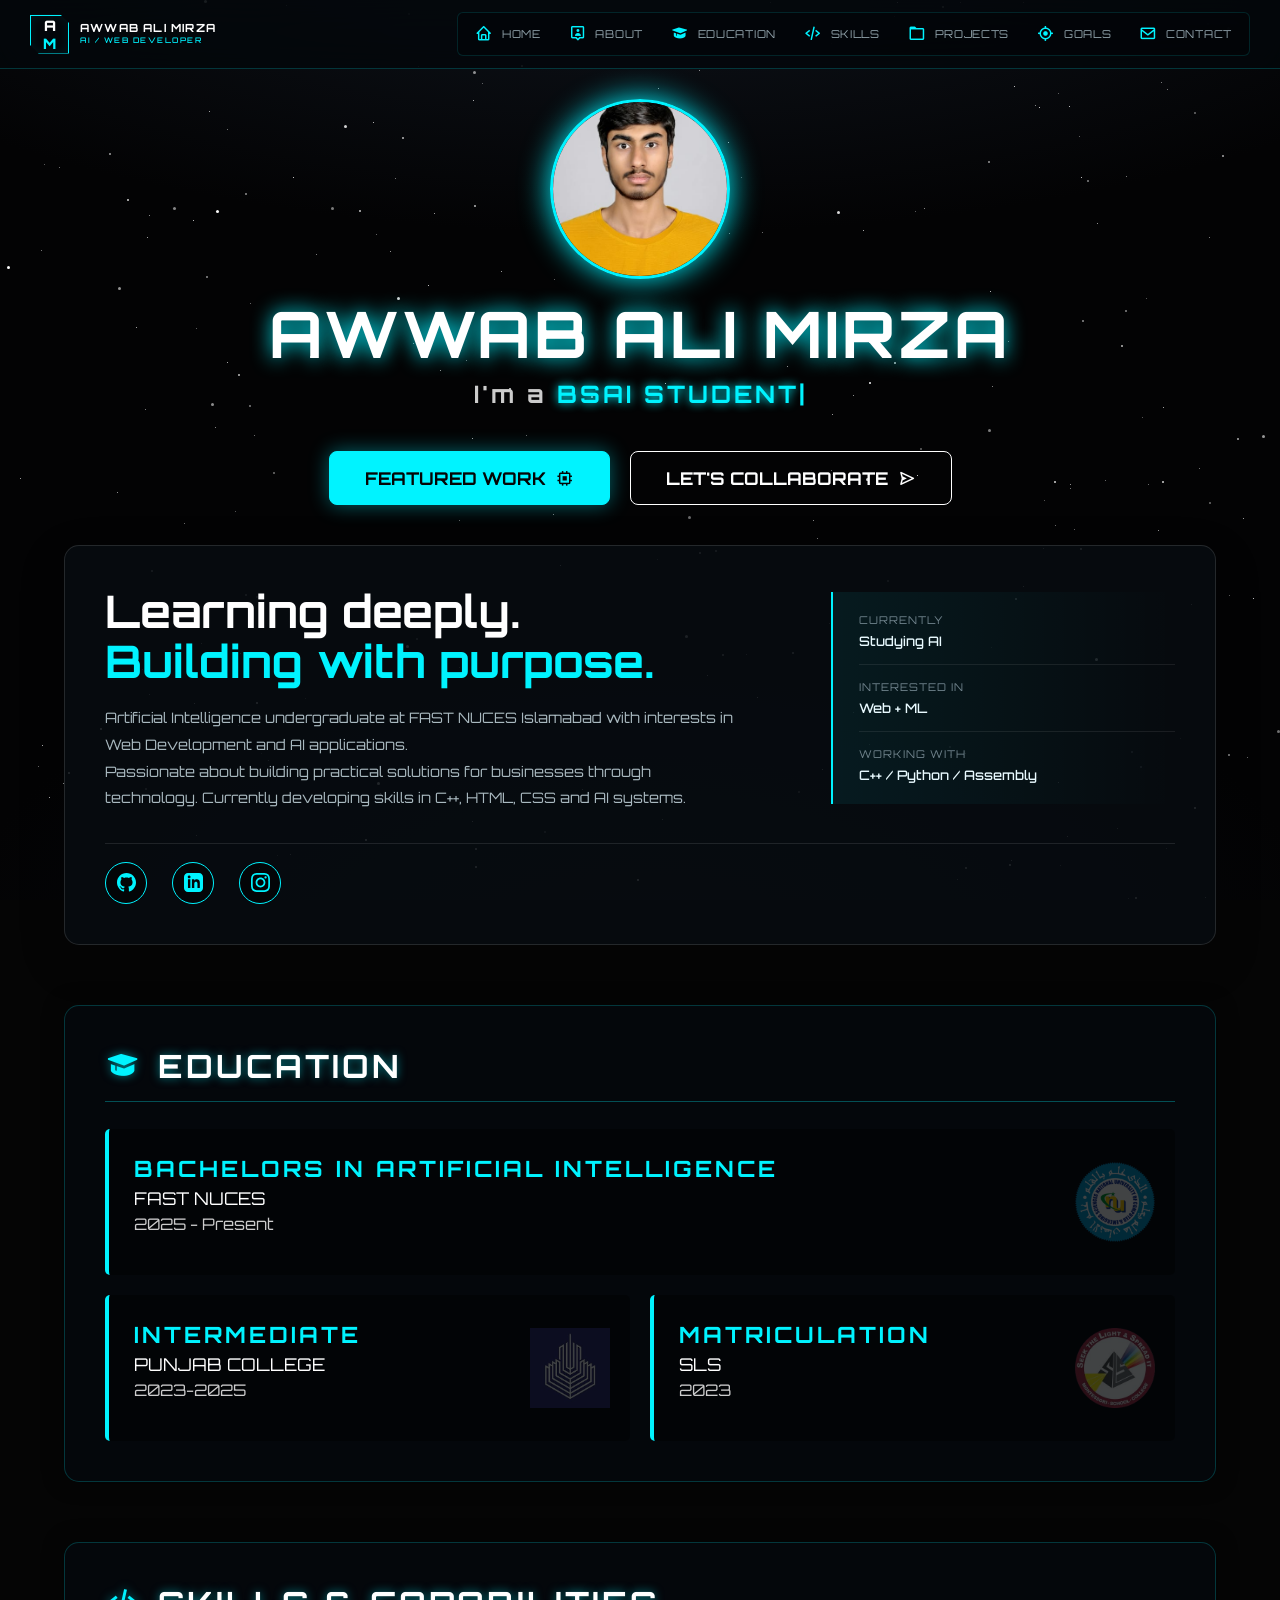
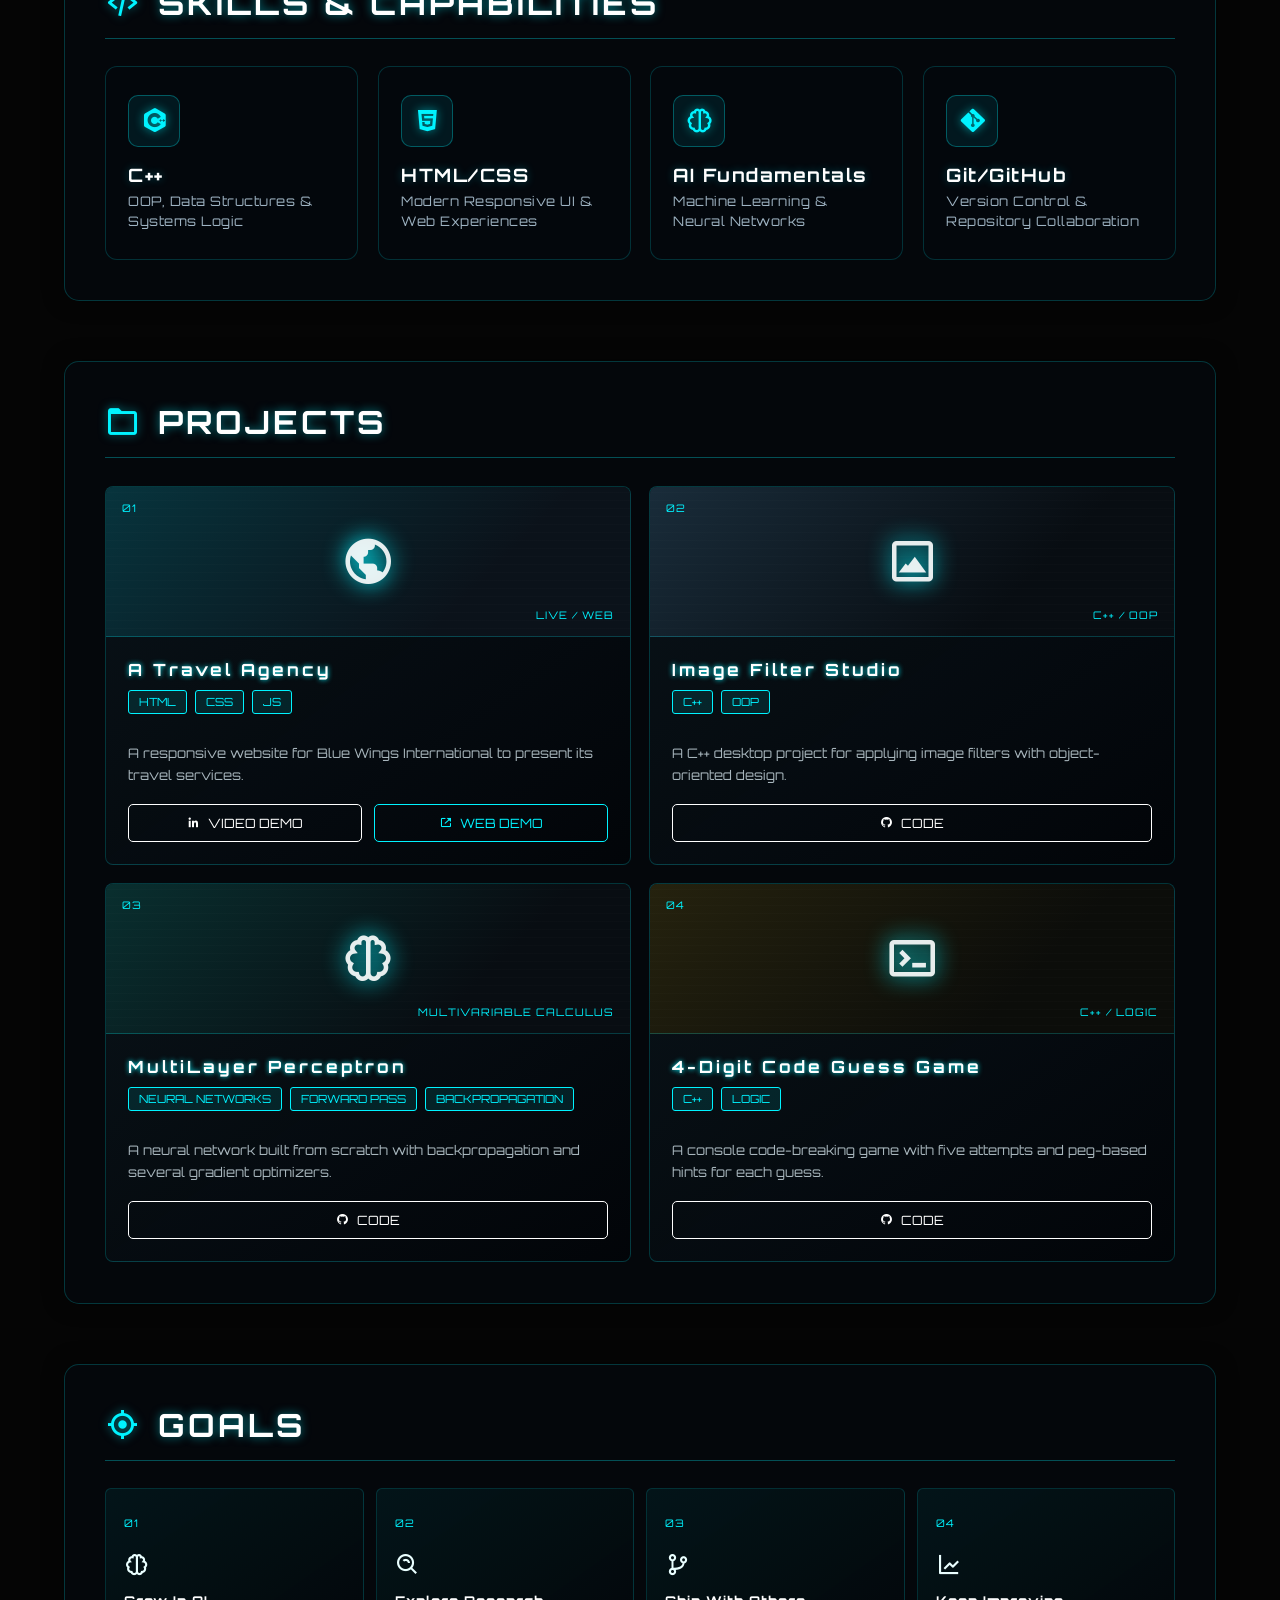
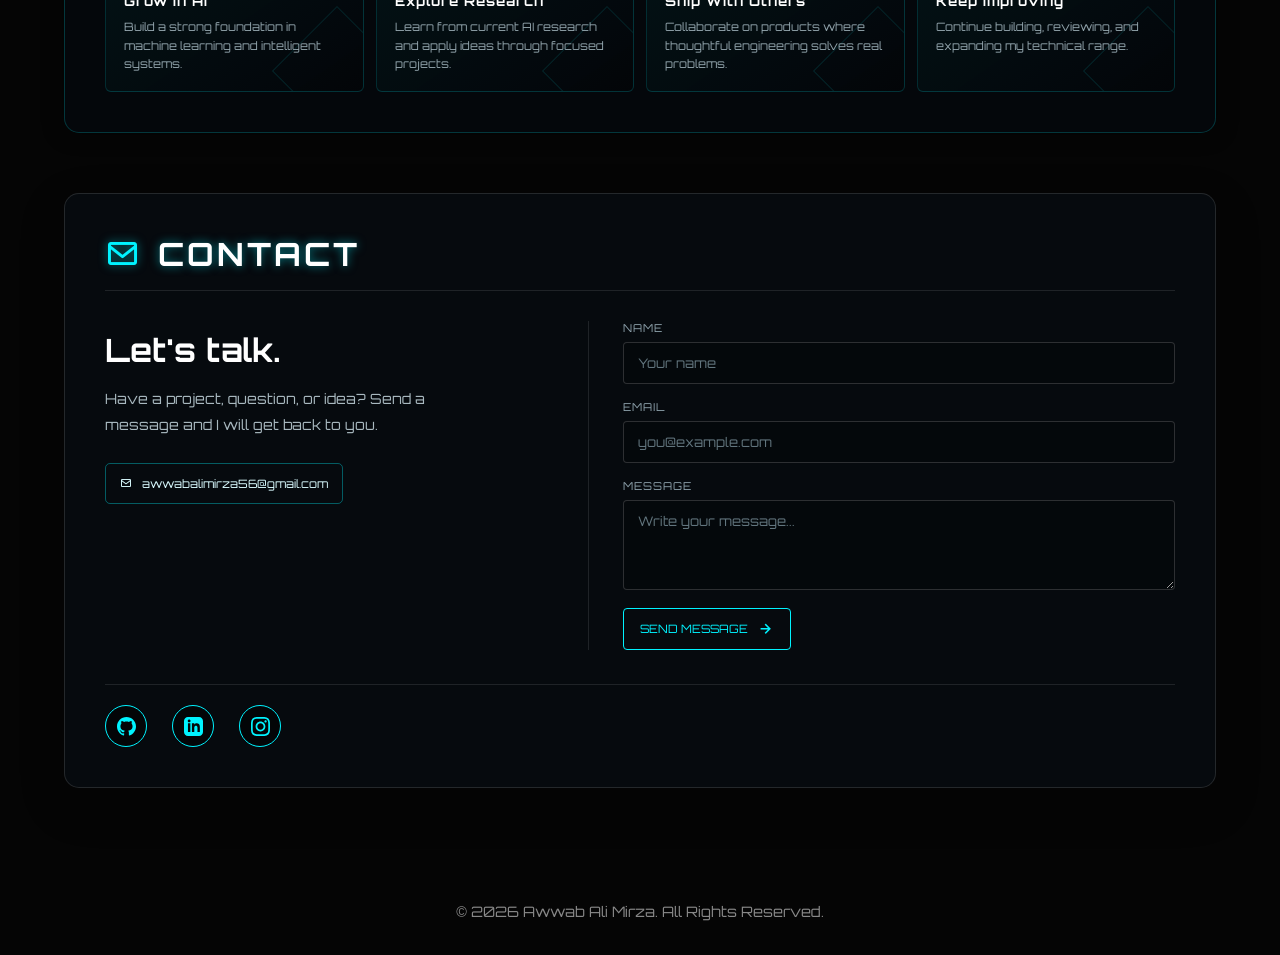
<file: index.html>
<!doctype html>
<html lang="en">

<head>
  <meta charset="UTF-8" />
  <meta name="viewport" content="width=device-width, initial-scale=1.0" />
  <meta property="og:type" content="website" />
  <meta property="og:url" content="https://awwabportfolio.tech/" />
  <meta property="og:title" content="Awwab Ali Mirza - Front End Developer" />
  <meta property="og:description"
    content="I AM AN ASPIRING AI ENGINEER AND COMPUTER SCIENTIST CURRENTLY PURSUING MY BACHELORS AT THE NATIONAL UNIVERSITY OF COMPUTER AND EMERGING SCIENCES." />
  <meta property="og:image" content="https://awwabportfolio.tech/preview.jpg" />

  <meta name="twitter:card" content="summary_large_image" />
  <meta property="twitter:url" content="https://awwabportfolio.tech/" />
  <meta name="twitter:title" content="Awwab Ali Mirza - Front End Developer" />
  <meta name="twitter:description"
    content="Portfolio of Awwab Ali Mirza, a Front End Developer specializing in immersive web experiences." />
  <meta name="twitter:image" content="https://awwabportfolio.tech/preview.jpg" />
  <title>Awwab's Portfolio</title>
  <link rel="stylesheet" href="style.css" />
  <link rel="icon" href="22.png" type="image/png" />
  <link href="https://fonts.googleapis.com/css2?family=Orbitron:wght@400;500;700;900&display=swap" rel="stylesheet" />
  <link href="https://unpkg.com/boxicons@2.1.4/css/boxicons.min.css" rel="stylesheet" />
</head>

<body>
  <!-- Rolls-Royce "starlight headliner" background: a dark sky
         with layered twinkling points of light instead of the old
         background video. Cheaper to render, always smooth. -->
  <div class="starfield"></div>
  <div class="stars" id="stars-small"></div>
  <div class="stars" id="stars-medium"></div>
  <div class="stars" id="stars-bright"></div>
  <div class="shooting-star"></div>

  <nav id="site-nav" aria-label="Main navigation">
    <a href="#" class="nav-brand">
      <span class="brand-mark">A<span>M</span></span>
      <span class="brand-copy">AWWAB ALI MIRZA<small>AI / WEB DEVELOPER</small></span>
    </a>
    <button class="nav-toggle" type="button" aria-label="Open navigation menu" aria-expanded="false" aria-controls="primary-navigation">
      <span></span>
      <span></span>
      <span></span>
    </button>
    <div class="nav-links" id="primary-navigation">
      <a href="#" class="mc-btn"><i class="bx bx-home"></i> HOME</a>
      <a href="#home" class="mc-btn"><i class="bx bx-user-pin"></i> ABOUT</a>
      <a href="#education" class="mc-btn"><i class="bx bxs-graduation"></i> EDUCATION</a>
      <a href="#skills" class="mc-btn"><i class="bx bx-code-alt"></i> SKILLS</a>
      <a href="#projects" class="mc-btn"><i class="bx bx-folder"></i> PROJECTS</a>
      <a href="#goals" class="mc-btn"><i class="bx bx-target-lock"></i> GOALS</a>
      <a href="#contact" class="mc-btn"><i class="bx bx-envelope"></i> CONTACT</a>
    </div>
  </nav>

  <header>
    <img src="pf.jpeg" alt="Profile" class="profile-pic" />
    <h1>AWWAB ALI MIRZA</h1>
    <h2 class="subtitle">
      I'm a <span class="typing-text"></span><span class="cursor-blink">|</span>
    </h2>
    <div class="hero-buttons">
      <a href="#projects" class="hero-btn primary">
        FEATURED WORK <i class="bx bx-chip"></i>
      </a>
      <a href="#contact" class="hero-btn secondary">
        LET'S COLLABORATE <i class="bx bx-send"></i>
      </a>
    </div>
  </header>

  <div class="container hidden-left" id="home">
    <div class="about-simple">
      <div class="about-copy">
        <h3 class="about-title">Learning deeply.<br /><span>Building with purpose.</span></h3>
        <p class="bio-text" id="typewriter-text"></p>
      </div>
      <div class="about-facts">
        <div><span>Currently</span><strong>Studying AI</strong></div>
        <div><span>Interested in</span><strong>Web + ML</strong></div>
        <div><span>Working with</span><strong>C++ / Python / Assembly</strong></div>
      </div>
    </div>
    <div class="social-links">
      <a href="https://github.com/awwabalimirza" target="_blank" class="social-btn">
        <svg viewBox="0 0 24 24">
          <path
            d="M12 0c-6.626 0-12 5.373-12 12 0 5.302 3.438 9.8 8.207 11.387.599.111.793-.261.793-.577v-2.234c-3.338.726-4.033-1.416-4.033-1.416-.546-1.387-1.333-1.756-1.333-1.756-1.089-.745.083-.729.083-.729 1.205.084 1.839 1.237 1.839 1.237 1.07 1.834 2.807 1.304 3.492.997.107-.775.418-1.305.762-1.604-2.665-.305-5.467-1.334-5.467-5.931 0-1.311.469-2.381 1.236-3.221-.124-.303-.535-1.524.117-3.176 0 0 1.008-.322 3.301 1.23.957-.266 1.983-.399 3.003-.404 1.02.005 2.047.138 3.006.404 2.291-1.552 3.297-1.23 3.297-1.23.653 1.653.242 2.874.118 3.176.77.84 1.235 1.911 1.235 3.221 0 4.609-2.807 5.624-5.479 5.921.43.372.823 1.102.823 2.222v3.293c0 .319.192.694.801.576 4.765-1.589 8.199-6.086 8.199-11.386 0-6.627-5.373-12-12-12z" />
        </svg>
      </a>
      <a href="https://www.linkedin.com/in/awwab-ali-mirza-012435352/" target="_blank" class="social-btn">
        <svg viewBox="0 0 24 24">
          <path
            d="M19 0h-14c-2.761 0-5 2.239-5 5v14c0 2.761 2.239 5 5 5h14c2.762 0 5-2.239 5-5v-14c0-2.761-2.238-5-5-5zm-11 19h-3v-11h3v11zm-1.5-12.268c-.966 0-1.75-.79-1.75-1.764s.784-1.764 1.75-1.764 1.75.79 1.75 1.764-.783 1.764-1.75 1.764zm13.5 12.268h-3v-5.604c0-3.368-4-3.113-4 0v5.604h-3v-11h3v1.765c1.396-2.586 7-2.777 7 2.476v6.759z" />
        </svg>
      </a>
      <a href="https://www.instagram.com/awwabalimirza/" target="_blank" class="social-btn">
        <svg viewBox="0 0 24 24">
          <path
            d="M12 2.163c3.204 0 3.584.012 4.85.07 3.252.148 4.771 1.691 4.919 4.919.058 1.265.069 1.645.069 4.849 0 3.205-.012 3.584-.069 4.849-.149 3.225-1.664 4.771-4.919 4.919-1.266.058-1.644.07-4.85.07-3.204 0-3.584-.012-4.849-.07-3.26-.149-4.771-1.699-4.919-4.92-.058-1.265-.07-1.644-.07-4.849 0-3.204.013-3.583.07-4.849.149-3.227 1.664-4.771 4.919-4.919 1.266-.057 1.645-.069 4.849-.069zm0-2.163c-3.259 0-3.667.014-4.947.072-4.358.2-6.78 2.618-6.98 6.98-.059 1.281-.073 1.689-.073 4.948 0 3.259.014 3.668.072 4.948.2 4.358 2.618 6.78 6.98 6.98 1.281.058 1.689.072 4.948.072 3.259 0 3.668-.014 4.948-.072 4.354-.2 6.782-2.618 6.979-6.98.059-1.28.073-1.689.073-4.948 0-3.259-.014-3.667-.072-4.947-.196-4.354-2.617-6.78-6.979-6.98-1.281-.059-1.69-.073-4.949-.073zm0 5.838c-3.403 0-6.162 2.759-6.162 6.162s2.759 6.163 6.162 6.163 6.162-2.759 6.162-6.163c0-3.403-2.759-6.162-6.162-6.162zm0 10.162c-2.209 0-4-1.79-4-4 0-2.209 1.791-4 4-4s4 1.791 4 4c0 2.21-1.791 4-4 4zm6.406-11.845c-.796 0-1.441.645-1.441 1.44s.645 1.44 1.441 1.44c.795 0 1.439-.645 1.439-1.44s-.644-1.44-1.439-1.44z" />
        </svg>
      </a>
    </div>
  </div>

  <div class="container hidden-left" id="education">
    <h2 class="section-title"><i class="bx bxs-graduation"></i> EDUCATION</h2>
    <div class="edu-box full-width hidden-left">
      <h3 class="degree-title">BACHELORS IN ARTIFICIAL INTELLIGENCE</h3>
      <p class="school-name">FAST NUCES</p>
      <p style="color: #ccc; margin-top: 5px">2025 - Present</p>
      <img src="1.png" class="edu-logo" alt="FAST Logo" />
    </div>
    <div class="edu-row">
      <div class="edu-box half-width hidden-left">
        <h3 class="degree-title">INTERMEDIATE</h3>
        <p class="school-name">PUNJAB COLLEGE</p>
        <p style="color: #ccc; margin-top: 5px">2023-2025</p>
        <img src="3.png" class="edu-logo" alt="Punjab College Logo" />
      </div>
      <div class="edu-box half-width hidden-left delay-100">
        <h3 class="degree-title">MATRICULATION</h3>
        <p class="school-name">SLS</p>
        <p style="color: #ccc; margin-top: 5px">2023</p>
        <img src="0.png" class="edu-logo" alt="SLS Logo" />
      </div>
    </div>
  </div>

  <div class="container hidden-left" id="skills">
    <h2 class="section-title">
      <i class="bx bx-code-alt"></i> SKILLS & CAPABILITIES
    </h2>

    <div class="skills-grid">
      <div class="skill-card hidden-left">
        <div class="skill-icon-wrap">
          <i class="bx bxl-c-plus-plus"></i>
        </div>
        <div class="skill-details">
          <h3 class="skill-name">C++</h3>
          <p class="skill-desc">OOP, Data Structures & Systems Logic</p>
        </div>
      </div>

      <div class="skill-card hidden-left delay-100">
        <div class="skill-icon-wrap">
          <i class="bx bxl-html5"></i>
        </div>
        <div class="skill-details">
          <h3 class="skill-name">HTML/CSS</h3>
          <p class="skill-desc">Modern Responsive UI & Web Experiences</p>
        </div>
      </div>

      <div class="skill-card hidden-left delay-200">
        <div class="skill-icon-wrap">
          <i class="bx bx-brain"></i>
        </div>
        <div class="skill-details">
          <h3 class="skill-name">AI Fundamentals</h3>
          <p class="skill-desc">Machine Learning & Neural Networks</p>
        </div>
      </div>

      <div class="skill-card hidden-left">
        <div class="skill-icon-wrap">
          <i class="bx bxl-git"></i>
        </div>
        <div class="skill-details">
          <h3 class="skill-name">Git/GitHub</h3>
          <p class="skill-desc">Version Control & Repository Collaboration</p>
        </div>
      </div>
    </div>
  </div>

  <div class="container hidden-left" id="projects">
    <div class="projects-heading">
      <div>
        <h2 class="section-title"><i class="bx bx-folder"></i> PROJECTS</h2>
      </div>
    </div>
    <div class="projects-wrapper">
      <article class="project-card hidden-left">
        <div class="project-visual travel-visual">
          <span class="project-index">01</span>
          <i class="bx bx-world"></i>
          <span class="visual-label">LIVE / WEB</span>
        </div>
        <div class="card-content">
          <h3 class="card-title">A Travel Agency</h3>
          <div class="tech-stack">
            <span class="tech-badge">HTML</span>
            <span class="tech-badge">CSS</span>
            <span class="tech-badge">JS</span>
          </div>
          <p class="card-desc">
            A responsive website for Blue Wings International to present its travel services.
          </p>
          <div class="card-actions">
            <a href="https://www.linkedin.com/posts/awwabalimirza_i-created-a-website-for-a-travel-agency-named-ugcPost-7429597387951816704-Nii0?utm_source=share&utm_medium=member_desktop&rcm=ACoAAFf8JM4B1yEWEABsyKGO2b-4swyOxJA4gHY"
              target="_blank" class="access-btn code-btn"><i class="bx bxl-linkedin"></i> VIDEO DEMO</a>
            <a href="https://bluewingsinternational.org" target="_blank" class="access-btn"><i class="bx bx-link-external"></i> WEB DEMO</a>
          </div>
        </div>
      </article>
      <article class="project-card hidden-left delay-100">
        <div class="project-visual image-visual">
          <span class="project-index">02</span>
          <i class="bx bx-image-alt"></i>
          <span class="visual-label">C++ / OOP</span>
        </div>
        <div class="card-content">
          <h3 class="card-title">Image Filter Studio</h3>
          <div class="tech-stack">
            <span class="tech-badge">C++</span>
            <span class="tech-badge">OOP</span>
          </div>
          <p class="card-desc">
            A C++ desktop project for applying image filters with object-oriented design.
          </p>
          <div class="card-actions">
            <a href="https://github.com/awwabalimirza/Image-Filter-Studio" target="_blank"
              class="access-btn code-btn"><i class="bx bxl-github"></i> CODE</a>
          </div>
        </div>
      </article>
      <article class="project-card hidden-left">
        <div class="project-visual ml-visual">
          <span class="project-index">03</span>
          <i class="bx bx-brain"></i>
          <span class="visual-label">MULTIVARIABLE CALCULUS</span>
        </div>
        <div class="card-content">
          <h3 class="card-title">MultiLayer Perceptron</h3>
          <div class="tech-stack">
            <span class="tech-badge">Neural Networks</span>
            <span class="tech-badge">Forward Pass</span>
            <span class="tech-badge">Backpropagation</span>
          </div>
          <p class="card-desc">
            A neural network built from scratch with backpropagation and several gradient optimizers.
          </p>
          <div class="card-actions">
            <a href="https://github.com/awwabalimirza/mvc-mlp-25I-0084" target="_blank" class="access-btn code-btn"><i
                class="bx bxl-github"></i> CODE</a>
          </div>
        </div>
      </article>
      <article class="project-card hidden-left">
        <div class="project-visual code-visual">
          <span class="project-index">04</span>
          <i class="bx bx-terminal"></i>
          <span class="visual-label">C++ / LOGIC</span>
        </div>
        <div class="card-content">
          <h3 class="card-title">4-Digit Code Guess Game</h3>
          <div class="tech-stack">
            <span class="tech-badge">C++</span>
            <span class="tech-badge">Logic</span>
          </div>
          <p class="card-desc">
            A console code-breaking game with five attempts and peg-based hints for each guess.
          </p>
          <div class="card-actions">
            <a href="https://github.com/awwabalimirza/4-Digit-Code-Guess-Game" target="_blank"
              class="access-btn code-btn"><i class="bx bxl-github"></i> CODE</a>
          </div>
        </div>
      </article>
    </div>
  </div>

  <div class="container hidden-left" id="goals">
    <h2 class="section-title"><i class="bx bx-target-lock"></i> GOALS</h2>
    <div class="goals-grid">
      <article class="goal-item"><span class="goal-number">01</span><i class="bx bx-brain"></i><h3>Grow In AI</h3><p>Build a strong foundation in machine learning and intelligent systems.</p></article>
      <article class="goal-item"><span class="goal-number">02</span><i class="bx bx-search-alt"></i><h3>Explore Research</h3><p>Learn from current AI research and apply ideas through focused projects.</p></article>
      <article class="goal-item"><span class="goal-number">03</span><i class="bx bx-git-branch"></i><h3>Ship With Others</h3><p>Collaborate on products where thoughtful engineering solves real problems.</p></article>
      <article class="goal-item"><span class="goal-number">04</span><i class="bx bx-line-chart"></i><h3>Keep Improving</h3><p>Continue building, reviewing, and expanding my technical range.</p></article>
    </div>
  </div>

  <div class="container hidden-left" id="contact">
    <div class="simple-section-heading">
      <h2 class="section-title"><i class="bx bx-envelope"></i> CONTACT</h2>
    </div>
    <div class="contact-simple">
      <div class="contact-copy">
        <h3>Let's talk.</h3>
        <p>Have a project, question, or idea? Send a message and I will get back to you.</p>
        <a href="mailto:awwabalimirza56@gmail.com" class="email-btn">
          <i class="bx bx-envelope"></i> awwabalimirza56@gmail.com
        </a>
      </div>
      <form id="contact-form" action="https://formspree.io/f/xnjjnwjo" method="POST" class="contact-form-simple">
        <div class="form-row">
          <label for="contact-name">Name</label>
          <input type="text" id="contact-name" name="name" class="mc-input" placeholder="Your name" required />
        </div>
        <div class="form-row">
          <label for="contact-email">Email</label>
          <input type="email" id="contact-email" name="email" class="mc-input" placeholder="you@example.com" required />
        </div>
        <div class="form-row">
          <label for="contact-message">Message</label>
          <textarea id="contact-message" name="message" class="mc-input" rows="4" placeholder="Write your message..." required></textarea>
        </div>
        <button type="submit" class="mc-btn contact-submit">Send message <i class="bx bx-right-arrow-alt"></i></button>
      </form>
    </div>
    <div class="social-links">
      <a href="https://github.com/awwabalimirza" target="_blank" class="social-btn">
        <svg viewBox="0 0 24 24">
          <path
            d="M12 0c-6.626 0-12 5.373-12 12 0 5.302 3.438 9.8 8.207 11.387.599.111.793-.261.793-.577v-2.234c-3.338.726-4.033-1.416-4.033-1.416-.546-1.387-1.333-1.756-1.333-1.756-1.089-.745.083-.729.083-.729 1.205.084 1.839 1.237 1.839 1.237 1.07 1.834 2.807 1.304 3.492.997.107-.775.418-1.305.762-1.604-2.665-.305-5.467-1.334-5.467-5.931 0-1.311.469-2.381 1.236-3.221-.124-.303-.535-1.524.117-3.176 0 0 1.008-.322 3.301 1.23.957-.266 1.983-.399 3.003-.404 1.02.005 2.047.138 3.006.404 2.291-1.552 3.297-1.23 3.297-1.23.653 1.653.242 2.874.118 3.176.77.84 1.235 1.911 1.235 3.221 0 4.609-2.807 5.624-5.479 5.921.43.372.823 1.102.823 2.222v3.293c0 .319.192.694.801.576 4.765-1.589 8.199-6.086 8.199-11.386 0-6.627-5.373-12-12-12z" />
        </svg>
      </a>
      <a href="https://www.linkedin.com/in/awwab-ali-mirza-012435352/" target="_blank" class="social-btn">
        <svg viewBox="0 0 24 24">
          <path
            d="M19 0h-14c-2.761 0-5 2.239-5 5v14c0 2.761 2.239 5 5 5h14c2.762 0 5-2.239 5-5v-14c0-2.761-2.238-5-5-5zm-11 19h-3v-11h3v11zm-1.5-12.268c-.966 0-1.75-.79-1.75-1.764s.784-1.764 1.75-1.764 1.75.79 1.75 1.764-.783 1.764-1.75 1.764zm13.5 12.268h-3v-5.604c0-3.368-4-3.113-4 0v5.604h-3v-11h3v1.765c1.396-2.586 7-2.777 7 2.476v6.759z" />
        </svg>
      </a>
      <a href="https://www.instagram.com/awwabalimirza/" target="_blank" class="social-btn">
        <svg viewBox="0 0 24 24">
          <path
            d="M12 2.163c3.204 0 3.584.012 4.85.07 3.252.148 4.771 1.691 4.919 4.919.058 1.265.069 1.645.069 4.849 0 3.205-.012 3.584-.069 4.849-.149 3.225-1.664 4.771-4.919 4.919-1.266.058-1.644.07-4.85.07-3.204 0-3.584-.012-4.849-.07-3.26-.149-4.771-1.699-4.919-4.92-.058-1.265-.07-1.644-.07-4.849 0-3.204.013-3.583.07-4.849.149-3.227 1.664-4.771 4.919-4.919 1.266-.057 1.645-.069 4.849-.069zm0-2.163c-3.259 0-3.667.014-4.947.072-4.358.2-6.78 2.618-6.98 6.98-.059 1.281-.073 1.689-.073 4.948 0 3.259.014 3.668.072 4.948.2 4.358 2.618 6.78 6.98 6.98 1.281.058 1.689.072 4.948.072 3.259 0 3.668-.014 4.948-.072 4.354-.2 6.782-2.618 6.979-6.98.059-1.28.073-1.689.073-4.948 0-3.259-.014-3.667-.072-4.947-.196-4.354-2.617-6.78-6.979-6.98-1.281-.059-1.69-.073-4.949-.073zm0 5.838c-3.403 0-6.162 2.759-6.162 6.162s2.759 6.163 6.162 6.163 6.162-2.759 6.162-6.163c0-3.403-2.759-6.162-6.162-6.162zm0 10.162c-2.209 0-4-1.79-4-4 0-2.209 1.791-4 4-4s4 1.791 4 4c0 2.21-1.791 4-4 4zm6.406-11.845c-.796 0-1.441.645-1.441 1.44s.645 1.44 1.441 1.44c.795 0 1.439-.645 1.439-1.44s-.644-1.44-1.439-1.44z" />
        </svg>
      </a>
    </div>
  </div>
  <footer>
    <p>© 2026 Awwab Ali Mirza. All Rights Reserved.</p>
  </footer>
  <script src="functions.js"></script>
</body>

</html>
</file>
<file: style.css>
*,
*::before,
*::after {
  cursor:
    url("data:image/svg+xml,%3Csvg xmlns='http://www.w3.org/2000/svg' width='32' height='32' viewBox='0 0 32 32'%3E%3Cdefs%3E%3Cfilter id='glow'%3E%3CfeGaussianBlur stdDeviation='1.5' result='coloredBlur'/%3E%3CfeMerge%3E%3CfeMergeNode in='coloredBlur'/%3E%3CfeMergeNode in='SourceGraphic'/%3E%3C/feMerge%3E%3C/filter%3E%3C/defs%3E%3Cpath d='M2 2 L14 28 L18 18 L28 14 L2 2 Z' fill='%2300f3ff' stroke='%23050505' stroke-width='1.5' filter='url(%23glow)'/%3E%3C/svg%3E")
      2 2,
    default !important;
}

a,
button,
input[type="submit"],
.nav-btn,
.hero-btn,
.mc-btn,
.social-btn,
.game-card,
.project-card,
.access-btn,
.email-btn,
label,
select {
  cursor:
    url("data:image/svg+xml,%3Csvg xmlns='http://www.w3.org/2000/svg' width='32' height='32' viewBox='0 0 32 32'%3E%3Cdefs%3E%3Cfilter id='glow'%3E%3CfeGaussianBlur stdDeviation='1' result='coloredBlur'/%3E%3CfeMerge%3E%3CfeMergeNode in='coloredBlur'/%3E%3CfeMergeNode in='SourceGraphic'/%3E%3C/feMerge%3E%3C/filter%3E%3C/defs%3E%3Cpath d='M16 16 M4 10 L4 4 L10 4 M22 4 L28 4 L28 10 M28 22 L28 28 L22 28 M10 28 L4 28 L4 22' fill='none' stroke='%2300f3ff' stroke-width='2.5' stroke-linecap='square' filter='url(%23glow)'/%3E%3Ccircle cx='16' cy='16' r='2' fill='%23ffffff'/%3E%3C/svg%3E")
      16 16,
    pointer !important;
}

p,
h1,
h2,
h3,
h4,
h5,
h6,
span,
textarea,
input[type="text"],
input[type="email"] {
  cursor:
    url("data:image/svg+xml,%3Csvg xmlns='http://www.w3.org/2000/svg' width='32' height='32' viewBox='0 0 32 32'%3E%3Cpath d='M14 4 L18 4 M16 4 L16 28 M14 28 L18 28' fill='none' stroke='%2300f3ff' stroke-width='2'/%3E%3C/svg%3E")
      16 16,
    text !important;
}

:root {
  --bg-dark: #050505;
  --main-cyan: #00f3ff;
  --main-cyan-dim: #0099cc;
  --accent-white: #ffffff;
  --glass-bg: rgba(0, 20, 30, 0.7);
  --text-shadow: 0 0 10px rgba(0, 243, 255, 0.5);
  --nav-height: 76px;
}

::-webkit-scrollbar {
  width: 10px;
}
::-webkit-scrollbar-track {
  background: #000;
}
::-webkit-scrollbar-thumb {
  background-color: var(--main-cyan-dim);
  border: 1px solid #000;
  border-radius: 5px;
}
::-webkit-scrollbar-thumb:hover {
  background-color: var(--main-cyan);
}

html {
  background-color: var(--bg-dark);
  scrollbar-color: var(--main-cyan) #000;
  scrollbar-width: auto;
  scroll-behavior: smooth;
}

* {
  box-sizing: border-box;
  font-family: "Orbitron", sans-serif;
  cursor: auto;
}

h1,
h2,
h3,
.nav-btn {
  letter-spacing: 3px;
}

/* ============================
   STARLIGHT HEADLINER BACKGROUND
   Pure CSS twinkling starfield — cheap to paint.
   ============================ */
.starfield {
  position: fixed;
  inset: 0;
  z-index: -3;
  background:
    radial-gradient(ellipse 120% 60% at 50% -10%, #10161f 0%, transparent 60%),
    radial-gradient(ellipse 100% 80% at 50% 110%, #0a0d13 0%, transparent 55%),
    #030304;
}

.stars {
  position: fixed;
  inset: 0;
  z-index: -2;
  width: 2px;
  height: 2px;
  border-radius: 50%;
  background: transparent;
  will-change: opacity;
  pointer-events: none;
}
#stars-small {
  width: 1px;
  height: 1px;
  animation: twinkle 4.5s ease-in-out infinite;
}
#stars-medium {
  width: 2px;
  height: 2px;
  animation: twinkle 6s ease-in-out infinite 1.2s;
}
#stars-bright {
  width: 3px;
  height: 3px;
  animation: twinkle 5.2s ease-in-out infinite 2.4s;
}

@keyframes twinkle {
  0%,
  100% {
    opacity: 0.3;
  }
  50% {
    opacity: 1;
  }
}

.shooting-star {
  position: fixed;
  top: 16%;
  left: -6%;
  width: 3px;
  height: 3px;
  border-radius: 50%;
  background: #fff;
  box-shadow:
    0 0 6px 2px rgba(255, 255, 255, 0.9),
    0 0 24px 5px rgba(0, 243, 255, 0.35);
  opacity: 0;
  z-index: -1;
  pointer-events: none;
  animation: shoot 12s linear infinite;
}
@keyframes shoot {
  0% {
    transform: translate(0, 0);
    opacity: 0;
  }
  2% {
    opacity: 1;
  }
  11% {
    transform: translate(75vw, 34vh);
    opacity: 0;
  }
  100% {
    opacity: 0;
  }
}

@media (prefers-reduced-motion: reduce) {
  #stars-small,
  #stars-medium,
  #stars-bright,
  .shooting-star {
    animation: none;
  }
}

body {
  margin: 0;
  padding: 0;
  padding-top: var(--nav-height);
  color: white;
  display: flex;
  flex-direction: column;
  align-items: center;
  min-height: 100vh;
  overflow-x: hidden;
}

/* ============================
   TOP NAVIGATION BAR
   ============================ */
#site-nav {
  position: fixed;
  top: 0;
  left: 0;
  width: 100%;
  z-index: 1000;
  display: flex;
  align-items: center;
  justify-content: space-between;
  gap: 28px;
  padding: 12px 30px;
  background: rgba(3, 7, 11, 0.78);
  backdrop-filter: blur(18px);
  -webkit-backdrop-filter: blur(14px);
  border-bottom: 1px solid rgba(0, 243, 255, 0.2);
  transition:
    background 0.3s ease,
    border-color 0.3s ease,
    box-shadow 0.3s ease;
}
#site-nav.scrolled {
  background: rgba(3, 4, 6, 0.92);
  border-bottom-color: rgba(0, 243, 255, 0.3);
  box-shadow: 0 8px 30px rgba(0, 0, 0, 0.5);
}

.nav-brand {
  display: flex;
  align-items: center;
  color: #fff;
  text-decoration: none;
  flex-shrink: 0;
  gap: 11px;
}
.brand-mark {
  width: 39px;
  height: 39px;
  display: grid;
  place-items: center;
  border: 1px solid var(--main-cyan);
  color: #fff;
  font-size: 0.9rem;
  font-weight: 900;
  letter-spacing: 0;
  line-height: 1;
  box-shadow: 0 0 15px rgba(0, 243, 255, 0.2), inset 0 0 12px rgba(0, 243, 255, 0.08);
  clip-path: polygon(0 0, 78% 0, 100% 22%, 100% 100%, 22% 100%, 0 78%);
}
.brand-mark span {
  color: var(--main-cyan);
}
.brand-copy {
  display: flex;
  flex-direction: column;
  gap: 3px;
  font-size: 0.7rem;
  font-weight: 700;
  letter-spacing: 1.2px;
  line-height: 1;
  white-space: nowrap;
}
.brand-copy small {
  color: var(--main-cyan);
  font-size: 0.48rem;
  font-weight: 500;
  letter-spacing: 1.5px;
}

.nav-links {
  display: flex;
  align-items: center;
  gap: 2px;
  flex-wrap: wrap;
  justify-content: flex-end;
  padding: 4px;
  border: 1px solid rgba(0, 243, 255, 0.13);
  background: rgba(0, 0, 0, 0.22);
  border-radius: 6px;
}

.nav-toggle {
  display: none;
  width: 42px;
  height: 42px;
  padding: 0;
  border: 1px solid rgba(0, 243, 255, 0.35);
  border-radius: 5px;
  background: rgba(0, 243, 255, 0.05);
  align-items: center;
  justify-content: center;
  flex-direction: column;
  gap: 5px;
  transition: background 0.25s ease, border-color 0.25s ease;
}
.nav-toggle span {
  display: block;
  width: 19px;
  height: 2px;
  background: var(--main-cyan);
  box-shadow: 0 0 7px rgba(0, 243, 255, 0.65);
  transform-origin: center;
  transition: transform 0.3s ease, opacity 0.2s ease, width 0.3s ease;
}
.nav-toggle:hover,
.nav-toggle:focus-visible {
  background: rgba(0, 243, 255, 0.12);
  border-color: var(--main-cyan);
  outline: none;
}
.nav-toggle.is-open span:nth-child(1) {
  transform: translateY(7px) rotate(45deg);
}
.nav-toggle.is-open span:nth-child(2) {
  opacity: 0;
  width: 0;
}
.nav-toggle.is-open span:nth-child(3) {
  transform: translateY(-7px) rotate(-45deg);
}
@keyframes nav-panel-in {
  from {
    opacity: 0;
    transform: translateY(-6px);
  }
  to {
    opacity: 1;
    transform: translateY(0);
  }
}

header {
  text-align: center;
  margin-top: 30px;
  margin-bottom: 40px;
  position: relative;
  display: flex;
  flex-direction: column;
  align-items: center;
  width: 100%;
  max-width: 1300px;
  padding: 0 15px;
}

.profile-pic {
  width: 180px;
  height: 180px;
  object-fit: cover;
  border-radius: 50%;
  border: 3px solid var(--main-cyan);
  box-shadow: 0 0 30px var(--main-cyan);
  margin-bottom: 20px;
  display: block;
  margin-left: auto;
  margin-right: auto;
  transition: all 0.3s ease;
}
.profile-pic:hover {
  box-shadow: 0 0 60px var(--main-cyan);
  transform: scale(1.05);
}

h1 {
  font-size: 4rem;
  margin: 0;
  color: #fff;
  text-shadow: 0 0 20px var(--main-cyan);
  line-height: 1.1;
}

h2.subtitle {
  font-size: 1.5rem;
  color: #ccc;
  margin-top: 10px;
  min-height: 2rem;
  margin-bottom: 30px;
}

.typing-text {
  color: var(--main-cyan);
  text-shadow: 0 0 10px var(--main-cyan);
}
.cursor-blink {
  color: var(--main-cyan);
  animation: blink 0.8s infinite;
}
@keyframes blink {
  0%,
  100% {
    opacity: 1;
  }
  50% {
    opacity: 0;
  }
}

.hero-buttons {
  display: flex;
  gap: 20px;
  justify-content: center;
  margin-top: 10px;
  flex-wrap: wrap;
}
.hero-btn {
  padding: 15px 35px;
  font-size: 1.1rem;
  text-decoration: none;
  border-radius: 8px;
  font-weight: bold;
  display: flex;
  align-items: center;
  justify-content: center;
  gap: 10px;
  transition: all 0.3s;
  position: relative;
  overflow: hidden;
  text-transform: uppercase;
}

.hero-btn.primary {
  background-color: var(--main-cyan);
  color: #050505;
  border: 1px solid var(--main-cyan);
  box-shadow: 0 0 20px rgba(0, 243, 255, 0.4);
}
.hero-btn.primary:hover {
  box-shadow: 0 0 40px var(--main-cyan);
  transform: translateY(-3px);
  filter: brightness(1.2);
}

.hero-btn.secondary {
  background-color: transparent;
  color: #fff;
  border: 1px solid #fff;
}
.hero-btn.secondary:hover {
  background-color: #fff;
  color: #000;
  box-shadow: 0 0 30px #fff;
  transform: translateY(-3px);
}

.mc-btn {
  background-color: transparent;
  border: 1px solid rgba(0, 243, 255, 0.3);
  color: #ccc;
  text-decoration: none;
  font-size: 0.95rem;
  text-align: center;
  transition: all 0.3s;
  flex: 0 0 auto;
  min-width: 110px;
  height: 42px;
  padding: 0 10px;
  display: inline-flex;
  align-items: center;
  justify-content: center;
  gap: 8px;
  line-height: 1;
  border-radius: 5px;
  text-transform: uppercase;
}

.nav-links .mc-btn {
  position: relative;
  min-width: auto;
  height: 34px;
  padding: 0 12px;
  border: 1px solid transparent;
  border-radius: 3px;
  color: #91a3ab;
  font-size: 0.68rem;
  letter-spacing: 0.7px;
  transition: color 0.25s ease, background 0.25s ease, border-color 0.25s ease;
}
.nav-links .mc-btn::before {
  content: "";
  position: absolute;
  bottom: -5px;
  left: 50%;
  width: 0;
  height: 2px;
  background: var(--main-cyan);
  box-shadow: 0 0 8px var(--main-cyan);
  transform: translateX(-50%);
  transition: width 0.25s ease;
}
.nav-links .mc-btn:hover,
.nav-links .mc-btn:focus-visible {
  color: #fff;
  background: rgba(0, 243, 255, 0.08);
  border-color: rgba(0, 243, 255, 0.3);
  box-shadow: none;
  outline: none;
}
.nav-links .mc-btn:hover::before,
.nav-links .mc-btn:focus-visible::before {
  width: 55%;
}

.mc-btn i {
  color: var(--main-cyan);
  font-size: 1.1rem;
}
.mc-btn:hover {
  background-color: rgba(0, 243, 255, 0.1);
  border-color: var(--main-cyan);
  color: #fff;
  box-shadow: 0 0 15px rgba(0, 243, 255, 0.4);
}

/* ============================
   SCROLL-REVEAL ANIMATION
   Lightweight: opacity + translateY only (no blur).
   GPU-composited, no paint-heavy filter operations.
   ============================ */
.hidden-left {
  opacity: 0;
  transform: translateY(30px);
  transition:
    opacity 0.6s cubic-bezier(0.25, 0.46, 0.45, 0.94),
    transform 0.6s cubic-bezier(0.25, 0.46, 0.45, 0.94);
  will-change: opacity, transform;
}

.show-element {
  opacity: 1;
  transform: translateY(0);
}

.delay-100 {
  transition-delay: 100ms;
}
.delay-200 {
  transition-delay: 200ms;
}

/* Containers — wider to support 3-column project grid */
.container {
  width: 90%;
  max-width: 1300px;
  background: rgba(5, 9, 13, 0.86);
  border: 1px solid rgba(0, 243, 255, 0.2);
  padding: 40px;
  margin-bottom: 60px;
  border-radius: 15px;
  transition:
    border-color 0.3s ease,
    box-shadow 0.3s ease;
  box-shadow: 0 0 20px rgba(0, 0, 0, 0.5);
  scroll-margin-top: calc(var(--nav-height) + 20px);
}

.container:hover {
  border-color: var(--main-cyan);
  box-shadow: 0 0 40px rgba(0, 243, 255, 0.1);
}

h2.section-title {
  color: #fff;
  font-size: 2rem;
  border-bottom: 1px solid rgba(0, 243, 255, 0.3);
  padding-bottom: 15px;
  margin-top: 0;
  text-transform: uppercase;
  display: flex;
  align-items: center;
  gap: 15px;
  text-shadow: 0 0 10px rgba(0, 243, 255, 0.5);
}
h2.section-title i {
  color: var(--main-cyan);
  font-size: 2.2rem;
}

.bio-text {
  color: #e0e0e0;
  font-size: 1.2rem;
  line-height: 1.8;
  min-height: 50px;
  font-weight: 300;
}

.about-layout {
  display: grid;
  grid-template-columns: minmax(0, 1fr) 280px;
  gap: 42px;
  align-items: center;
}
.about-copy .section-kicker,
.contact-copy .section-kicker {
  margin-bottom: 14px;
}
.about-readout {
  border: 1px solid rgba(0, 243, 255, 0.2);
  border-radius: 6px;
  background: rgba(0, 243, 255, 0.035);
  padding: 5px 16px;
}
.readout-row {
  display: flex;
  justify-content: space-between;
  align-items: center;
  gap: 15px;
  padding: 15px 0;
  border-bottom: 1px solid rgba(255, 255, 255, 0.08);
  font-size: 0.62rem;
  letter-spacing: 1px;
}
.readout-row:last-child {
  border-bottom: 0;
}
.readout-row span {
  color: #71858f;
}
.readout-row strong {
  color: #e9faff;
  font-size: 0.67rem;
  font-weight: 500;
}
.status-live {
  display: inline-flex;
  align-items: center;
  gap: 6px;
}
.status-live i {
  width: 6px;
  height: 6px;
  border-radius: 50%;
  background: #62f5a1;
  box-shadow: 0 0 8px #62f5a1;
}

.edu-box {
  background: rgba(0, 0, 0, 0.4);
  border-left: 4px solid var(--main-cyan);
  border-radius: 5px;
  padding: 25px;
  margin-bottom: 20px;
  transition: all 0.3s;
  position: relative;
  overflow: hidden;
}
.edu-box:hover {
  background: rgba(0, 243, 255, 0.05);
  padding-left: 35px;
}

.edu-logo {
  position: absolute;
  right: 20px;
  top: 50%;
  transform: translateY(-50%);
  height: 80px;
  width: auto;
  opacity: 0.25;
  z-index: 1;
  pointer-events: none;
  transition: all 0.3s ease;
}
.edu-box:hover .edu-logo {
  opacity: 0.4;
}

.edu-box.full-width {
  width: 100%;
}
.edu-row {
  display: flex;
  gap: 20px;
  flex-wrap: wrap;
}
.edu-box.half-width {
  flex: 1;
  min-width: 300px;
  margin-bottom: 0;
}

.degree-title {
  color: var(--main-cyan);
  font-size: 1.4rem;
  margin: 0 0 5px 0;
}
.school-name {
  color: #fff;
  font-size: 1.1rem;
  margin: 0;
}

/* ============================
   SKILLS & CAPABILITIES — 4 Core Competencies
   ============================ */
.skills-grid {
  display: grid;
  grid-template-columns: repeat(4, 1fr);
  gap: 20px;
}

.skill-card {
  position: relative;
  background: rgba(4, 8, 14, 0.7);
  border: 1px solid rgba(0, 243, 255, 0.18);
  border-radius: 12px;
  padding: 28px 22px;
  display: flex;
  flex-direction: column;
  align-items: flex-start;
  gap: 16px;
  overflow: hidden;
  transition:
    transform 0.3s cubic-bezier(0.25, 0.46, 0.45, 0.94),
    border-color 0.3s ease,
    box-shadow 0.3s ease,
    background 0.3s ease;
}

.skill-card::before {
  content: "";
  position: absolute;
  top: 0;
  left: 0;
  right: 0;
  height: 2px;
  background: linear-gradient(90deg, transparent, var(--main-cyan), transparent);
  opacity: 0;
  transition: opacity 0.3s ease;
}

.skill-card:hover {
  transform: translateY(-5px);
  border-color: var(--main-cyan);
  box-shadow: 0 10px 30px rgba(0, 243, 255, 0.18);
  background: rgba(0, 243, 255, 0.04);
}

.skill-card:hover::before {
  opacity: 1;
}

.skill-icon-wrap {
  width: 52px;
  height: 52px;
  border-radius: 10px;
  background: rgba(0, 243, 255, 0.08);
  border: 1px solid rgba(0, 243, 255, 0.3);
  display: flex;
  align-items: center;
  justify-content: center;
  transition: all 0.3s ease;
}

.skill-icon-wrap i {
  font-size: 1.8rem;
  color: var(--main-cyan);
  text-shadow: 0 0 10px rgba(0, 243, 255, 0.6);
  transition: transform 0.3s ease;
}

.skill-card:hover .skill-icon-wrap {
  background: var(--main-cyan);
  border-color: var(--main-cyan);
  box-shadow: 0 0 20px rgba(0, 243, 255, 0.5);
}

.skill-card:hover .skill-icon-wrap i {
  color: #050505;
  text-shadow: none;
  transform: scale(1.1);
}

.skill-details {
  display: flex;
  flex-direction: column;
  gap: 6px;
}

.skill-name {
  color: #ffffff;
  font-size: 1.15rem;
  font-weight: 700;
  margin: 0;
  letter-spacing: 1.5px;
  text-shadow: 0 0 8px rgba(0, 243, 255, 0.3);
}

.skill-desc {
  color: #9eb3c2;
  font-size: 0.82rem;
  line-height: 1.5;
  margin: 0;
  letter-spacing: 0.5px;
}

/* ============================
   PROJECTS — selected work grid
   ============================ */
.projects-heading {
  display: flex;
  align-items: flex-end;
  justify-content: space-between;
  gap: 32px;
  margin-bottom: 28px;
}
.projects-heading > div {
  flex: 1;
}
.projects-heading .section-title { margin-bottom: 0; }
.section-kicker {
  color: var(--main-cyan);
  font-size: 0.7rem;
  letter-spacing: 2px;
  margin: 0 0 10px;
}
.projects-intro {
  max-width: 310px;
  color: #8fa3ad;
  font-size: 0.85rem;
  line-height: 1.7;
  margin: 0 0 8px;
}
.projects-wrapper {
  display: grid;
  grid-template-columns: repeat(2, minmax(0, 1fr));
  gap: 18px;
}

.project-card {
  background: linear-gradient(145deg, rgba(10, 20, 27, 0.92), rgba(2, 5, 8, 0.9));
  border: 1px solid rgba(0, 243, 255, 0.2);
  border-radius: 8px;
  display: flex;
  flex-direction: column;
  overflow: hidden;
  transition:
    transform 0.3s ease,
    border-color 0.3s ease,
    box-shadow 0.3s ease;
}
.project-card:hover {
  transform: translateY(-4px);
  border-color: var(--main-cyan);
  box-shadow: 0 14px 32px rgba(0, 243, 255, 0.12);
}
.project-visual {
  min-height: 150px;
  position: relative;
  display: flex;
  align-items: center;
  justify-content: center;
  overflow: hidden;
  border-bottom: 1px solid rgba(0, 243, 255, 0.2);
  background-color: #071116;
}
.project-visual::after {
  content: "";
  position: absolute;
  inset: 0;
  background: repeating-linear-gradient(0deg, transparent 0 7px, rgba(255, 255, 255, 0.025) 8px);
  pointer-events: none;
}
.travel-visual { background: linear-gradient(135deg, #07343d, #0b121a 70%); }
.image-visual { background: linear-gradient(135deg, #192c3a, #080d12 70%); }
.ml-visual { background: linear-gradient(135deg, #092f2f, #080d12 70%); }
.code-visual { background: linear-gradient(135deg, #25220e, #0c0d0a 70%); }
.project-visual i {
  color: rgba(255, 255, 255, 0.9);
  font-size: 3.4rem;
  text-shadow: 0 0 22px var(--main-cyan);
}
.project-index,
.visual-label {
  position: absolute;
  color: var(--main-cyan);
  font-size: 0.65rem;
  letter-spacing: 1px;
  z-index: 1;
}
.project-index { top: 14px; left: 16px; }
.visual-label { right: 16px; bottom: 14px; }
.card-img {
  width: 100%;
  height: 180px;
  object-fit: cover;
  border-bottom: 1px solid rgba(0, 243, 255, 0.2);
  opacity: 0.8;
  transition: opacity 0.3s;
}
.project-card:hover .card-img {
  opacity: 1;
}

.card-content {
  padding: 22px;
  display: flex;
  flex-direction: column;
  flex-grow: 1;
}
.card-title {
  color: #fff;
  font-size: 1.05rem;
  margin: 0 0 10px 0;
  text-shadow: 0 0 5px var(--main-cyan);
}
.card-desc {
  color: #a8b6bd;
  font-size: 0.82rem;
  line-height: 1.65;
  margin-bottom: 18px;
  flex-grow: 1;
}

.tech-stack {
  display: flex;
  flex-wrap: wrap;
  gap: 8px;
  margin-bottom: 16px;
}
.tech-badge {
  background: rgba(0, 243, 255, 0.1);
  border: 1px solid var(--main-cyan);
  color: var(--main-cyan);
  padding: 4px 10px;
  font-size: 0.7rem;
  border-radius: 3px;
  text-transform: uppercase;
  cursor: default;
  transition: all 0.3s ease;
}
.tech-badge:hover {
  background-color: var(--main-cyan);
  color: black;
  box-shadow: 0 0 15px var(--main-cyan);
}

.card-actions {
  display: flex;
  gap: 12px;
  margin-top: auto;
}
.access-btn {
  display: flex;
  align-items: center;
  justify-content: center;
  gap: 8px;
  flex: 1;
  padding: 10px;
  text-align: center;
  border: 1px solid var(--main-cyan);
  color: var(--main-cyan);
  text-decoration: none;
  border-radius: 5px;
  font-size: 0.8rem;
  background: transparent;
  transition: all 0.3s;
}
.access-btn:hover {
  background-color: var(--main-cyan);
  color: #000;
  box-shadow: 0 0 15px var(--main-cyan);
}
.access-btn.code-btn {
  border-color: #fff;
  color: #fff;
}
.access-btn.code-btn:hover {
  background-color: #fff;
  color: #000;
  box-shadow: 0 0 15px #fff;
}

/* ============================
   GOALS + CONTACT
   ============================ */
.section-lead {
  max-width: 650px;
  color: #9eb3c2;
  font-size: 0.9rem;
  line-height: 1.7;
  margin: -2px 0 26px;
}
.goals-grid {
  display: grid;
  grid-template-columns: repeat(4, minmax(0, 1fr));
  gap: 12px;
}
.goal-item {
  position: relative;
  min-height: 190px;
  padding: 22px 18px 18px;
  border: 1px solid rgba(0, 243, 255, 0.16);
  border-radius: 6px;
  background: linear-gradient(145deg, rgba(0, 243, 255, 0.06), rgba(0, 0, 0, 0.2));
  overflow: hidden;
  transition: transform 0.25s ease, border-color 0.25s ease, background 0.25s ease;
}
.goal-item::after {
  content: "";
  position: absolute;
  right: -20px;
  bottom: -26px;
  width: 90px;
  height: 90px;
  border: 1px solid rgba(0, 243, 255, 0.12);
  transform: rotate(45deg);
}
.goal-item:hover {
  transform: translateY(-4px);
  border-color: var(--main-cyan);
  background: rgba(0, 243, 255, 0.08);
}
.goal-number {
  color: var(--main-cyan);
  font-size: 0.65rem;
  letter-spacing: 1px;
}
.goal-item i {
  display: block;
  margin: 22px 0 14px;
  color: #eaffff;
  font-size: 1.6rem;
}
.goal-item h3 {
  margin: 0 0 9px;
  color: #fff;
  font-size: 0.84rem;
  letter-spacing: 1px;
}
.goal-item p {
  position: relative;
  z-index: 1;
  margin: 0;
  color: #91a3ab;
  font-size: 0.72rem;
  line-height: 1.6;
}
.contact-layout {
  display: grid;
  grid-template-columns: minmax(220px, 0.75fr) minmax(0, 1.25fr);
  gap: 46px;
  align-items: start;
}
.contact-copy {
  padding: 8px 0;
}
.contact-copy h3 {
  margin: 0 0 12px;
  color: #fff;
  font-size: 1.35rem;
  line-height: 1.35;
}
.contact-copy > p:not(.section-kicker) {
  color: #9eb3c2;
  font-size: 0.83rem;
  line-height: 1.75;
  margin: 0 0 24px;
}
.contact-copy .email-btn {
  font-size: 0.78rem;
  justify-content: flex-start;
  padding: 13px 14px;
  overflow-wrap: anywhere;
}
.contact-submit {
  width: 100%;
  margin-top: 2px;
  border-color: var(--main-cyan);
  color: var(--main-cyan);
  cursor: pointer;
}
.contact-submit i {
  font-size: 1.15rem;
}

/* ============================
   SIMPLE ABOUT + CONTACT
   ============================ */
#home,
#contact {
  background: rgba(7, 12, 17, 0.88);
  border-color: rgba(255, 255, 255, 0.12);
  box-shadow: 0 16px 45px rgba(0, 0, 0, 0.22);
}
#home:hover,
#contact:hover {
  border-color: rgba(0, 243, 255, 0.45);
  box-shadow: 0 16px 45px rgba(0, 0, 0, 0.3);
}
.simple-section-heading {
  display: flex;
  align-items: center;
  justify-content: space-between;
  gap: 20px;
  margin-bottom: 30px;
  padding-bottom: 16px;
  border-bottom: 1px solid rgba(255, 255, 255, 0.1);
}
.simple-section-heading .section-kicker {
  order: 2;
  margin: 0;
  color: #7d939d;
  font-size: 0.65rem;
}
.simple-section-heading .section-title {
  border: 0;
  padding: 0;
  margin: 0;
}
.about-simple {
  display: grid;
  grid-template-columns: minmax(0, 1.2fr) minmax(240px, 0.65fr);
  gap: 90px;
  align-items: center;
}
.about-label {
  margin: 0 0 18px;
  color: var(--main-cyan);
  font-size: 0.68rem;
  letter-spacing: 1.5px;
}
.about-title {
  max-width: 570px;
  margin: 0 0 18px;
  color: #fff;
  font-size: clamp(1.7rem, 3.5vw, 2.8rem);
  line-height: 1.12;
  letter-spacing: 0;
}
.about-title span {
  color: var(--main-cyan);
}
.about-simple .bio-text {
  max-width: 650px;
  margin: 0;
  color: #a9b9c0;
  font-size: 0.9rem;
  line-height: 1.85;
}
.about-facts {
  position: relative;
  padding: 6px 0 6px 26px;
  border-left: 2px solid var(--main-cyan);
  background: linear-gradient(90deg, rgba(0, 243, 255, 0.07), transparent);
}
.about-facts div {
  display: flex;
  flex-direction: column;
  gap: 6px;
  padding: 15px 0;
  border-bottom: 1px solid rgba(255, 255, 255, 0.08);
}
.about-facts div:last-child {
  border-bottom: 0;
}
.about-facts span {
  color: #70838c;
  font-size: 0.67rem;
  letter-spacing: 1px;
  text-transform: uppercase;
}
.about-facts strong {
  color: #e9faff;
  font-size: 0.82rem;
  font-weight: 500;
}
#home .social-links {
  justify-content: flex-start;
  margin-top: 32px;
  padding-top: 18px;
}
#home .social-btn,
#contact .social-btn {
  width: 42px;
  height: 42px;
}
#home .social-btn svg,
#contact .social-btn svg {
  width: 19px;
  height: 19px;
}
.contact-simple {
  display: grid;
  grid-template-columns: minmax(220px, 0.7fr) minmax(0, 1fr);
  gap: 72px;
  align-items: start;
}
.contact-copy h3 {
  margin: 0 0 14px;
  color: #fff;
  font-size: 2rem;
  letter-spacing: 0;
}
.contact-copy > p:not(.section-kicker) {
  max-width: 330px;
  margin: 0 0 26px;
  color: #a9b9c0;
  font-size: 0.88rem;
  line-height: 1.8;
}
.contact-copy .email-btn {
  width: fit-content;
  max-width: 100%;
  justify-content: flex-start;
  padding: 12px 14px;
  color: #d9fbff;
  border-color: rgba(0, 243, 255, 0.35);
  background: transparent;
  font-size: 0.72rem;
  overflow-wrap: anywhere;
}
.contact-copy .email-btn:hover {
  border-color: var(--main-cyan);
}
.contact-form-simple {
  display: flex;
  flex-direction: column;
  gap: 16px;
  padding-left: 34px;
  border-left: 1px solid rgba(255, 255, 255, 0.1);
}
.form-row {
  display: flex;
  flex-direction: column;
  gap: 7px;
}
.form-row label {
  color: #8fa3ad;
  font-size: 0.68rem;
  letter-spacing: 1px;
  text-transform: uppercase;
}
.contact-form-simple .mc-input {
  margin: 0;
  padding: 12px 14px;
  border-color: rgba(255, 255, 255, 0.16);
  border-radius: 4px;
  background: rgba(0, 0, 0, 0.2);
  color: #fff;
  font-size: 0.82rem;
}
.contact-form-simple .mc-input::placeholder {
  color: #62757e;
}
.contact-form-simple .mc-input:focus {
  border-color: var(--main-cyan);
  background: rgba(0, 243, 255, 0.035);
  box-shadow: 0 0 0 3px rgba(0, 243, 255, 0.08);
}
.contact-form-simple .contact-submit {
  width: fit-content;
  align-self: flex-start;
  min-width: 150px;
  margin: 2px 0 0;
  padding: 0 16px;
  border-radius: 4px;
  font-size: 0.72rem;
}
#contact > .social-links {
  justify-content: flex-start;
  margin-top: 34px;
}

.mc-input {
  width: 100%;
  background-color: rgba(0, 0, 0, 0.5);
  border: 1px solid rgba(0, 243, 255, 0.3);
  color: white;
  padding: 15px;
  font-size: 1rem;
  font-family: "Orbitron", sans-serif;
  outline: none;
  margin-bottom: 15px;
  transition: all 0.3s ease;
  border-radius: 5px;
}
.mc-input:focus {
  border-color: var(--main-cyan);
  box-shadow: 0 0 15px rgba(0, 243, 255, 0.2);
}

.email-block {
  width: 100%;
  margin-bottom: 20px;
}
.email-btn {
  display: flex;
  width: 100%;
  justify-content: center;
  align-items: center;
  gap: 10px;
  background-color: rgba(0, 243, 255, 0.05);
  border: 1px solid var(--main-cyan);
  color: var(--main-cyan);
  padding: 15px;
  font-size: 1.1rem;
  text-decoration: none;
  transition: all 0.3s ease;
  border-radius: 5px;
}
.email-btn:hover {
  background-color: var(--main-cyan);
  color: #000;
  box-shadow: 0 0 20px var(--main-cyan);
}

.social-links {
  display: flex;
  gap: 25px;
  justify-content: center;
  margin-top: 30px;
  padding-top: 20px;
  border-top: 1px solid rgba(255, 255, 255, 0.1);
}
.social-btn {
  width: 50px;
  height: 50px;
  border: 1px solid var(--main-cyan);
  border-radius: 50%;
  display: flex;
  align-items: center;
  justify-content: center;
  background: rgba(0, 0, 0, 0.5);
  transition: all 0.3s ease;
}
.social-btn svg {
  width: 24px;
  height: 24px;
  fill: var(--main-cyan);
  transition: all 0.3s ease;
}

.social-btn:hover {
  background-color: var(--main-cyan);
  box-shadow: 0 0 20px var(--main-cyan);
  transform: scale(1.1);
  border-color: var(--main-cyan);
}
.social-btn:hover svg {
  fill: black;
}

footer {
  margin-bottom: 20px;
  color: #888;
  font-size: 0.9rem;
  text-align: center;
  margin-top: 40px;
}

/* ============================
   RESPONSIVE — Tablet (≤1024px): 2 columns
   ============================ */
@media screen and (max-width: 1024px) {
  .projects-wrapper {
    grid-template-columns: repeat(2, 1fr);
  }
  .goals-grid {
    grid-template-columns: repeat(2, minmax(0, 1fr));
  }
  .skills-grid {
    grid-template-columns: repeat(2, 1fr);
    gap: 16px;
  }
}

/* ============================
   RESPONSIVE — Mobile (≤768px): 1 column
   ============================ */
@media screen and (max-width: 768px) {
  #site-nav {
    padding: 12px 16px;
    flex-wrap: wrap;
    row-gap: 10px;
  }
  .brand-copy {
    font-size: 0.62rem;
  }
  .brand-copy small {
    font-size: 0.42rem;
  }
  .nav-links {
    width: 100%;
    display: none;
    flex-direction: column;
    align-items: stretch;
    gap: 4px;
    padding: 8px;
    margin-top: 2px;
    background: rgba(3, 9, 14, 0.97);
    border-color: rgba(0, 243, 255, 0.25);
    animation: nav-panel-in 0.25s ease both;
  }
  .nav-links.is-open {
    display: flex;
  }
  .nav-toggle {
    display: flex;
  }
  .nav-links .mc-btn {
    width: 100%;
    justify-content: flex-start;
    padding: 0 14px;
    height: 38px;
  }
  .nav-links .mc-btn::before {
    left: 0;
    bottom: 50%;
    width: 2px;
    height: 0;
    transform: translateY(50%);
    transition: height 0.25s ease;
  }
  .nav-links .mc-btn:hover::before,
  .nav-links .mc-btn:focus-visible::before {
    width: 2px;
    height: 55%;
  }

  h1 {
    font-size: 8.5vw;
    white-space: nowrap;
    width: 100%;
    text-align: center;
    letter-spacing: 0px;
    margin-left: 0;
    margin-right: 0;
  }

  h2.subtitle {
    font-size: 4vw;
    white-space: nowrap;
    width: 100%;
    text-align: center;
    margin-top: 5px;
  }

  .container {
    width: 95%;
    padding: 20px;
  }
  .simple-section-heading {
    align-items: flex-start;
    flex-direction: column;
    gap: 10px;
    margin-bottom: 24px;
  }
  .simple-section-heading .section-kicker {
    order: 0;
  }
  .about-simple,
  .contact-simple {
    grid-template-columns: 1fr;
    gap: 28px;
  }
  .about-facts {
    border-top: 0;
    border-left: 2px solid var(--main-cyan);
    padding: 6px 0 6px 20px;
  }
  .about-facts div {
    flex-direction: row;
    justify-content: space-between;
    align-items: center;
    gap: 12px;
  }
  .contact-copy h3 {
    font-size: 1.65rem;
  }
  .contact-form-simple {
    padding-left: 0;
    padding-top: 24px;
    border-top: 1px solid rgba(255, 255, 255, 0.1);
    border-left: 0;
  }
  .about-layout,
  .contact-layout {
    grid-template-columns: 1fr;
    gap: 24px;
  }
  .about-readout {
    max-width: 100%;
  }
  .goals-grid {
    grid-template-columns: 1fr;
    gap: 10px;
  }
  .goal-item {
    min-height: auto;
    padding: 18px;
  }
  .goal-item i {
    margin: 16px 0 10px;
  }
  .projects-heading {
    align-items: flex-start;
    flex-direction: column;
    gap: 4px;
  }
  .projects-intro {
    max-width: 100%;
    margin-bottom: 12px;
  }
  .hero-buttons {
    flex-direction: column;
    width: 100%;
  }
  .hero-btn {
    width: 100%;
  }

  .mc-btn {
    flex: 1 1 auto;
    min-width: auto;
    font-size: 0.75rem;
    white-space: nowrap;
    padding: 0 5px;
    height: 40px;
  }

  .projects-wrapper {
    grid-template-columns: 1fr;
  }
  .card-img {
    height: 200px;
  }

  .edu-row {
    flex-direction: column;
  }

  .skills-grid {
    grid-template-columns: repeat(2, 1fr);
    gap: 14px;
  }

  .skill-card {
    padding: 18px 16px;
    gap: 12px;
  }
  .skill-icon-wrap {
    width: 44px;
    height: 44px;
  }
  .skill-icon-wrap i {
    font-size: 1.5rem;
  }
  .skill-name {
    font-size: 1rem;
  }
  .skill-desc {
    font-size: 0.78rem;
  }

  .access-btn {
    white-space: nowrap;
    font-size: 12px;
    padding: 10px 15px;
    display: flex;
    align-items: center;
    justify-content: center;
    gap: 5px;
  }
}

@media screen and (max-width: 540px) {
  .skills-grid {
    grid-template-columns: 1fr;
  }
  .skill-card {
    flex-direction: row;
    align-items: center;
    padding: 16px 18px;
    gap: 16px;
  }
}
</file>
